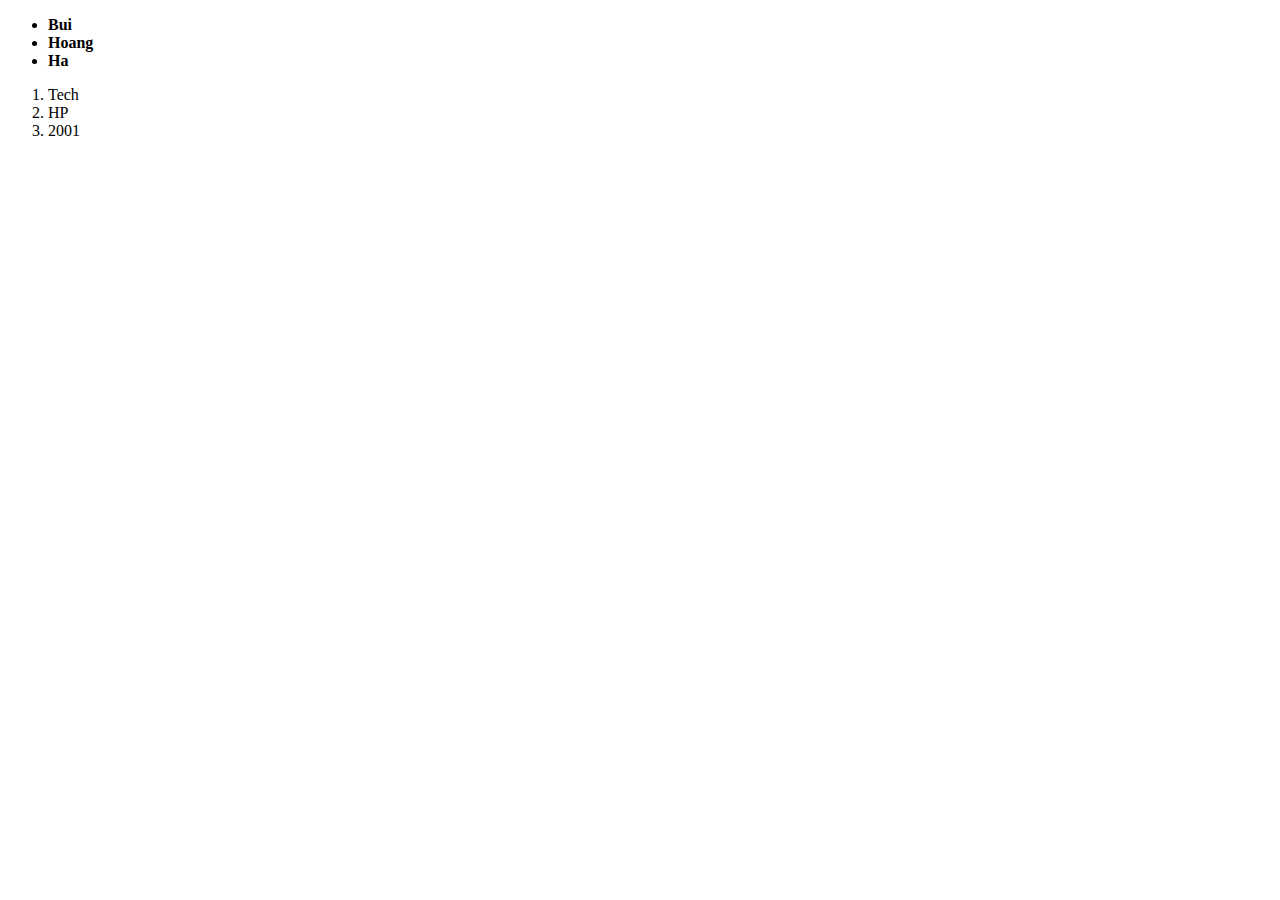
<file: SS6/ex5/index.html>
<!DOCTYPE html>
<html lang="en">
<head>
    <meta charset="UTF-8">
    <meta name="viewport" content="width=device-width, initial-scale=1.0">
    <title>Document</title>
    <link rel="stylesheet" href="style.css">
</head>
<body>
    <ul>
        <li>Bui</li>
        <li>Hoang</li>
        <li>Ha</li>
    </ul>
    <ol>
        <li>Tech</li>
        <li>HP</li>
        <li>2001</li>
    </ol>
</body>
</html>
</file>
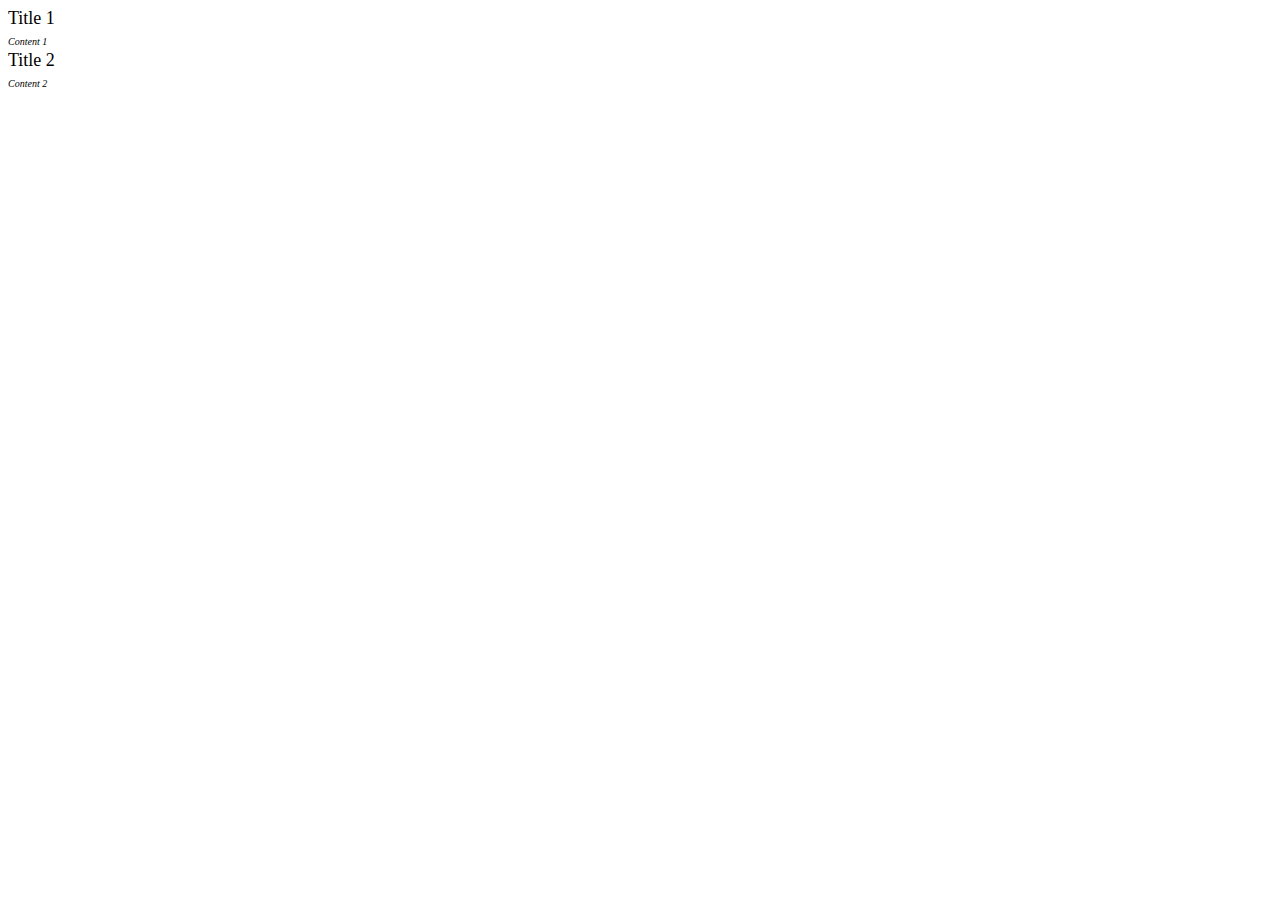
<file: SS6/ex6/index.html>
<!DOCTYPE html>
<html lang="en">
<head>
    <meta charset="UTF-8">
    <meta name="viewport" content="width=device-width, initial-scale=1.0">
    <title>Document</title>
    <link href="style.css" rel="stylesheet">
</head>
<body>
    <div class="item">
        <span>Title 1</span>
        <div>
        <span>Content 1</span>
        </div>
        </div>
         
        <div class="item">
        <span>Title 2</span>
        <div>
        <span>Content 2</span>
        </div>
        </div>
</body>
</html>
</file>
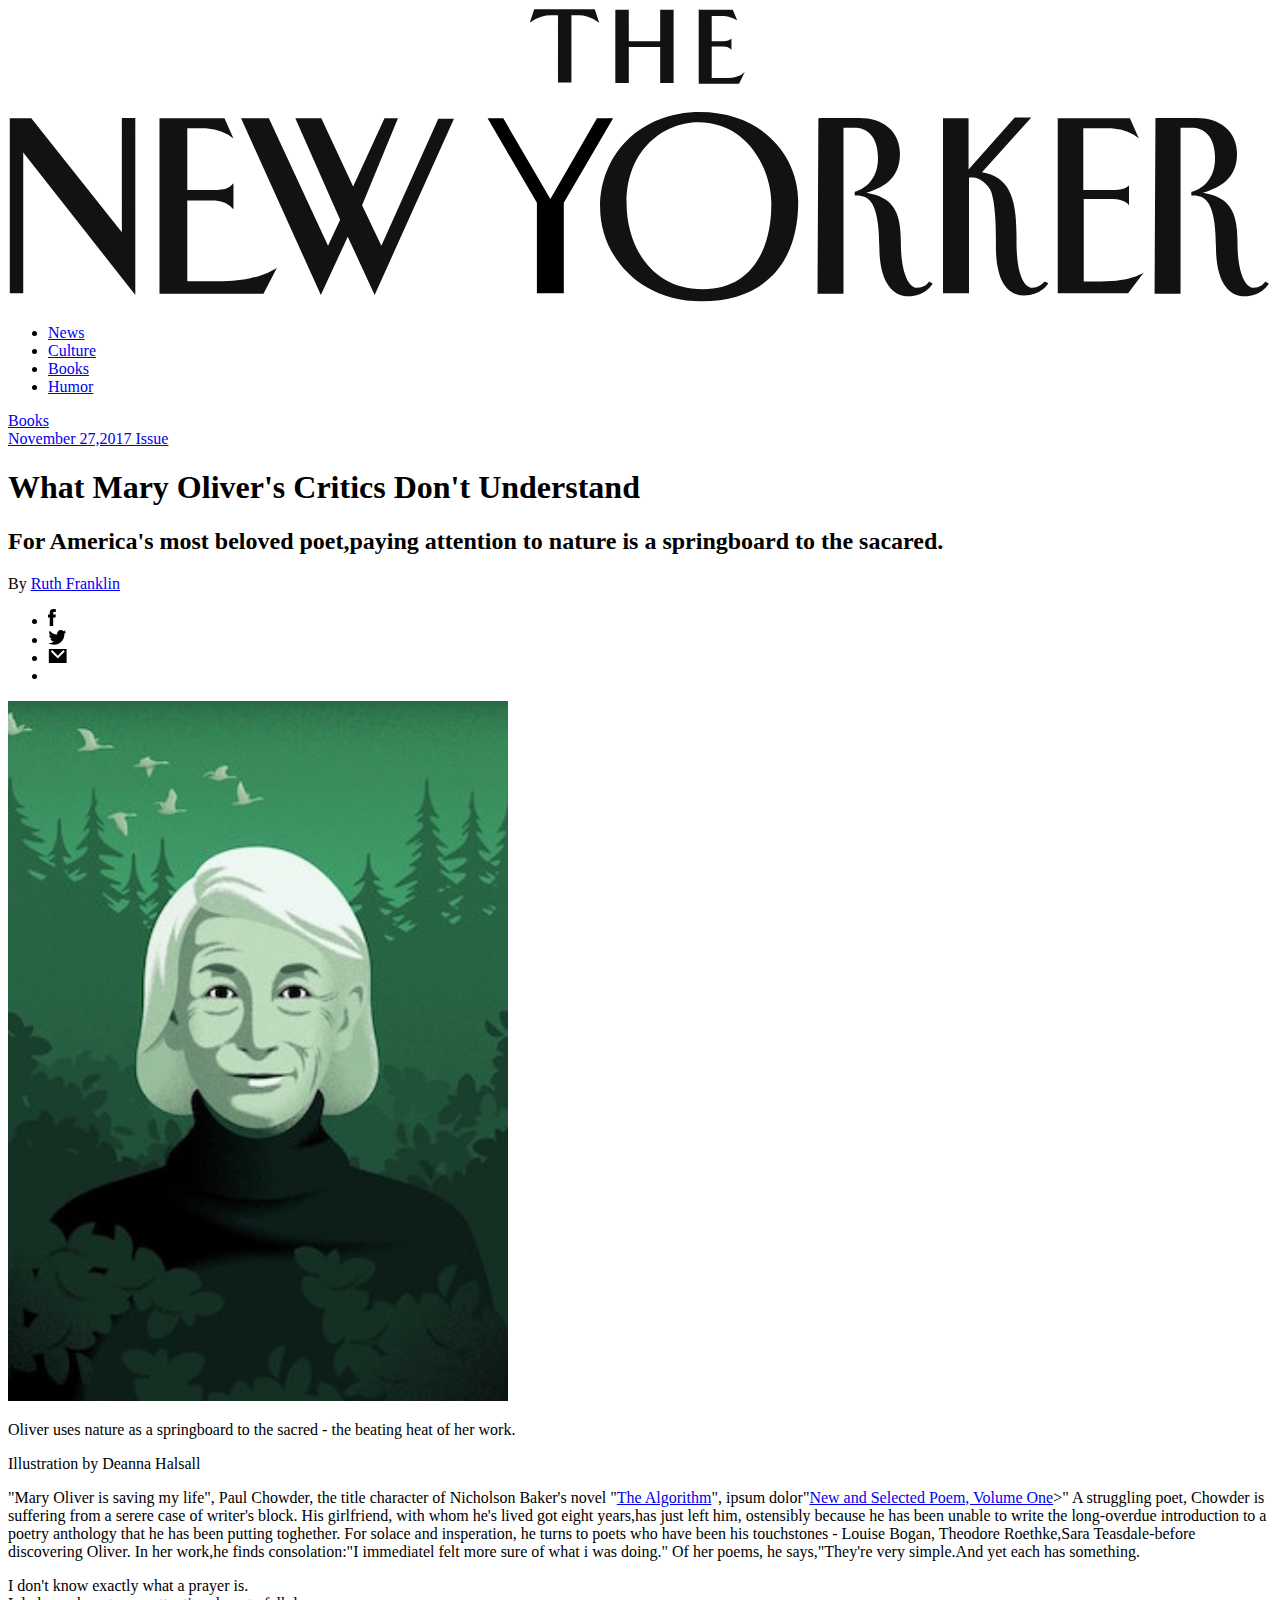
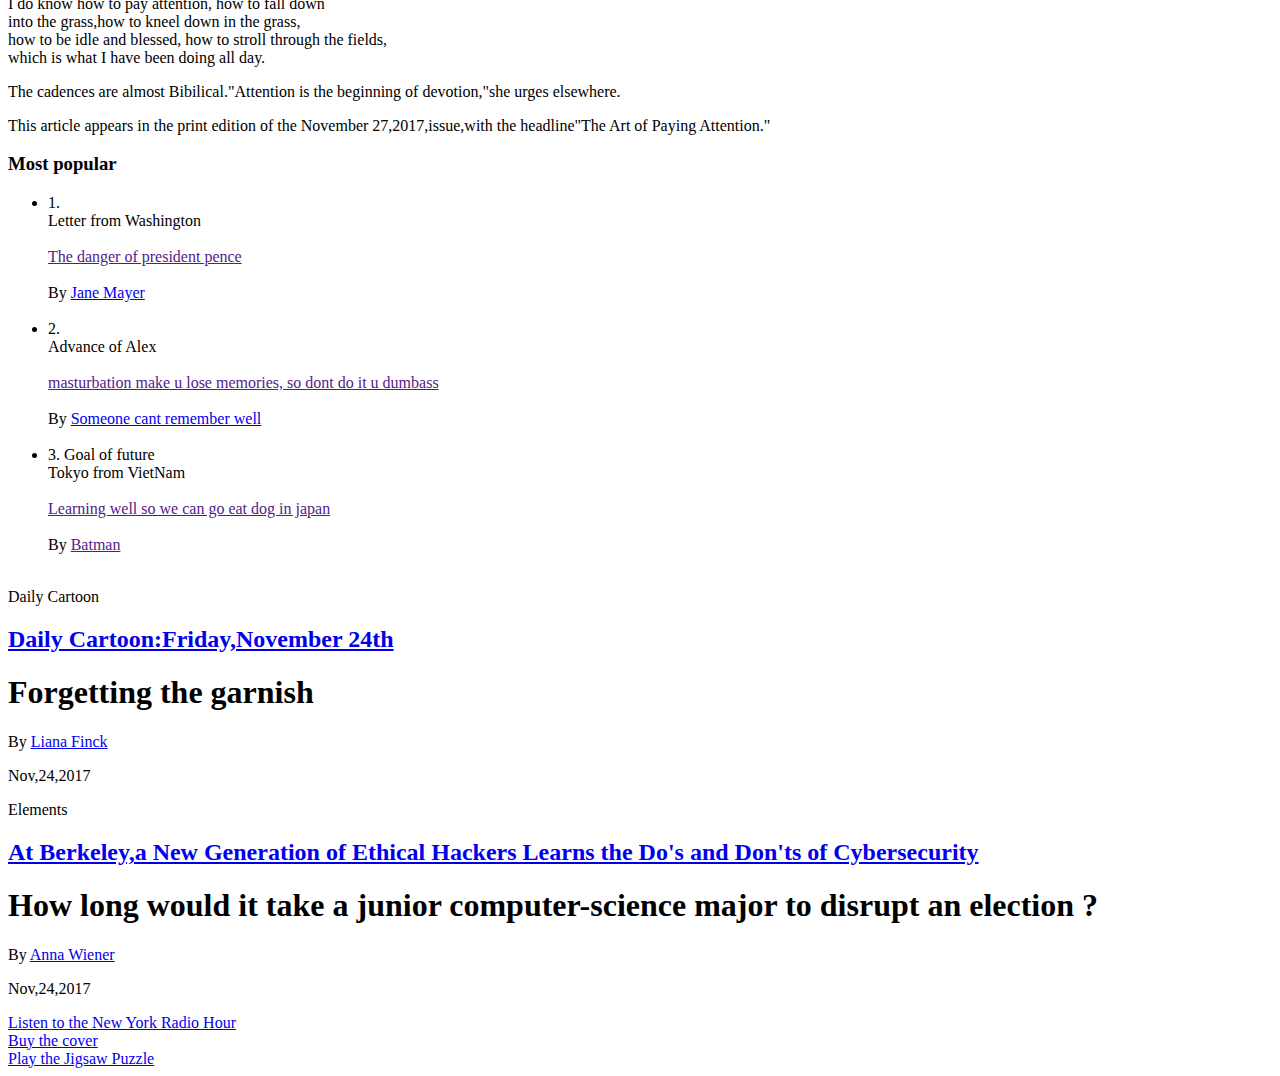
<file: SS6/ex7/index.html>
<!DOCTYPE html>
<html lang="en">
<head>
    <meta charset="UTF-8">
    <meta http-equiv="X-UA-Compatible" content="IE=edge">
    <meta name="viewport" content="width=device-width, initial-scale=1.0">
    <title>Ex6</title>
</head>
<body>
    <img src="./to-student/logo.svg">
    <ul>
        <li><a href="https://www.newyorker.com/news">News</a></li>
        <li><a href="https://www.newyorker.com/news">Culture</a></li>
        <li><a href="https://www.newyorker.com/news">Books</a></li>
        <li><a href="https://www.newyorker.com/news">Humor</a></li>
    </ul>
    <a href="http://">Books</a> <br />
    <a href="http://">November 27,2017 Issue</a>
    <h1>What Mary Oliver's Critics Don't Understand</h1>
    <h2>
      For America's most beloved poet,paying attention to nature is a
      springboard to the sacared.
    </h2>
    <p>By <a href="https://www.newyorker.com/news">Ruth Franklin</a></p>
    <ul>
        <li><img src="./to-student/facebook.svg" alt="" /></li>
        <li><img src="./to-student/twitter.svg" alt="" /></li>
        <li><img src="./to-student/email.svg" alt="" /></li>
        <li></li>
    </ul>
    <img src="./to-student/img.jpg" alt="old woman" width="500px" height="700px">
    <p>Oliver uses nature as a springboard to the sacred - the beating heat of her work.
    </p>
    <p>Illustration by Deanna Halsall</p>
    <p>
        "Mary Oliver is saving my life", Paul Chowder, the title character of
        Nicholson Baker's novel "<a href="https://www.amazon.com/dp/1416572457/?tag=thneyo0f-20">The Algorithm</a>", ipsum
        dolor"<a href="https://www.amazon.com/dp/0807068772/?tag=thneyo0f-20">New and Selected Poem, Volume One</a>>"
        A struggling poet, Chowder is suffering from a serere case of writer's block. His girlfriend,
        with whom he's lived got eight years,has just left him, ostensibly because he has been unable to write the long-overdue introduction to a poetry anthology that he has been putting toghether. For solace and insperation, he turns to poets who have
        been his touchstones - Louise Bogan, Theodore Roethke,Sara Teasdale-before discovering Oliver. In her work,he finds consolation:"I immediatel felt more sure of what i was doing." Of her poems, he says,"They're very simple.And yet each has something.
    </p>
    <p>I don't know exactly what a prayer is.<br>
        I do know how to pay attention, how to fall down<br>
        into the grass,how to kneel down in the grass,<br>
        how to be idle and blessed, how to stroll through the fields,<br>
        which is what I have been doing all day.</p>
    <p>The cadences are almost Bibilical."Attention is the beginning of devotion,"she urges elsewhere.</p>
    <p>This article appears in the print edition of the November 27,2017,issue,with the headline"The Art of Paying Attention."</p>
    <h3>Most popular</h3>
    <ul>
        <li>
          1. <br />
          Letter from Washington <br /><br />
          <a href="">The danger of president pence</a> <br /><br />
          By <a href=".com">Jane Mayer</a><br /><br />
        </li>
        <li>
          2. <br />
          Advance of Alex <br /><br />
          <a href=""
            >masturbation make u lose memories, so dont do it u dumbass</a
          >
          <br /><br />
          By <a href=".com">Someone cant remember well</a><br /><br />
        </li>
        <li>
          3. Goal of future <br />
          Tokyo from VietNam <br /><br />
          <a href=""> Learning well so we can go eat dog in japan</a>
          <br /><br />
          By <a href="">Batman</a><br /><br />
        </li>
    </ul>
    <p>Daily Cartoon</p>
    <h2><a href="http://">Daily Cartoon:Friday,November 24th</a></h2>
    <h1>Forgetting the garnish</h1>
    By <a href="http://">Liana Finck</a>
    <p>Nov,24,2017</p>
    <p>Elements</p>
    <h2>
      <a href="http://"
        >At Berkeley,a New Generation of Ethical Hackers Learns the Do's and
        Don'ts of Cybersecurity
      </a>
    </h2>
    <h1>
      How long would it take a junior computer-science major to disrupt an
      election ?
    </h1>
    By <a href="http://">Anna Wiener</a> <br />
    <p>Nov,24,2017</p>
    <a href="http://">Listen to the New York Radio Hour</a><br />
    <a href="http://">Buy the cover</a><br />
    <a href="http://">Play the Jigsaw Puzzle</a>
</body>
</html>
</file>
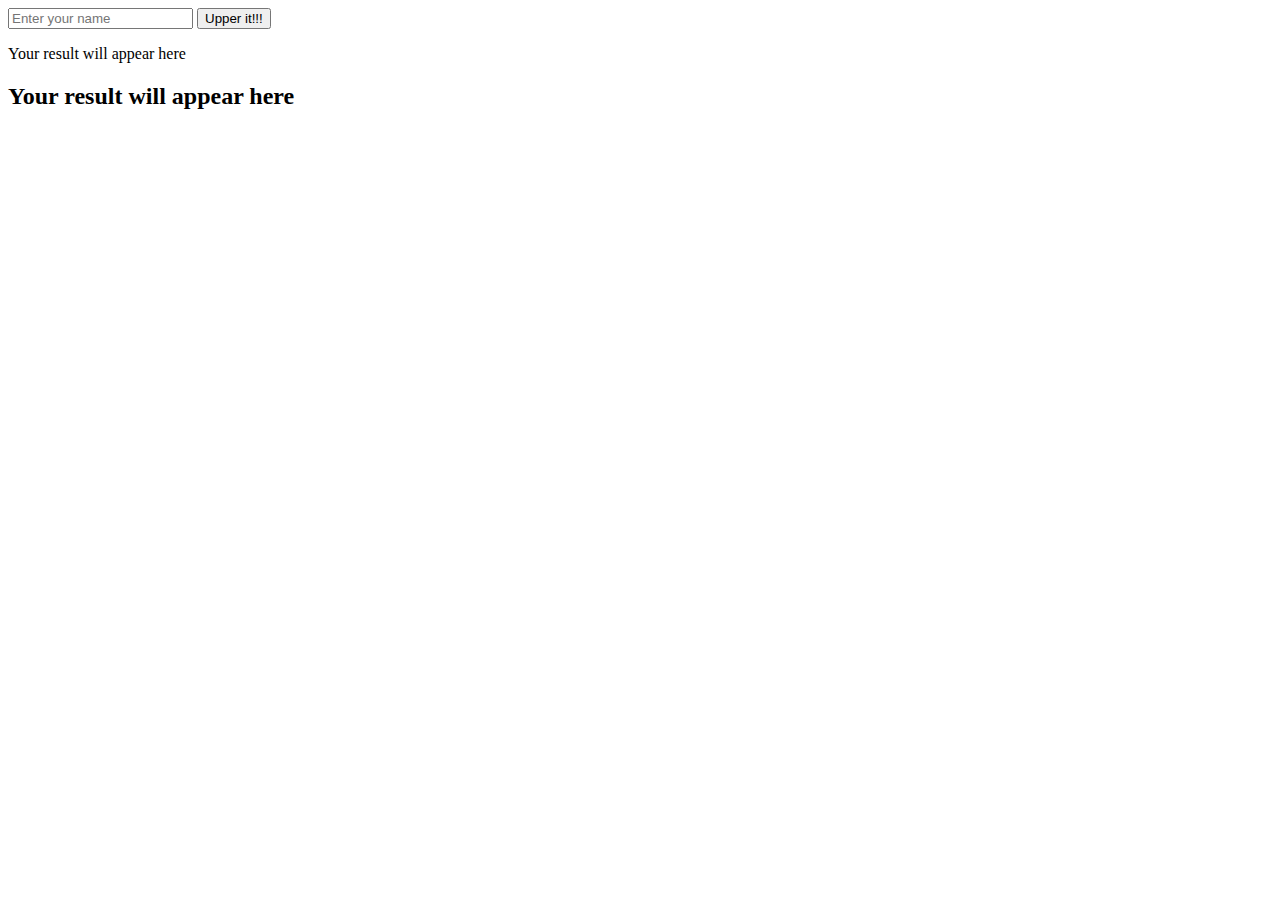
<file: SS8/ex3/index.html>
<!DOCTYPE html>
<html lang="en">
<head>
    <meta charset="UTF-8">
    <meta name="viewport" content="width=device-width, initial-scale=1.0">
    <title>Document</title>
</head>
<body>
    <input type="text" id="text1" placeholder="Enter your name">
    <button id="upper_btn">Upper it!!!</button>
    <p>Your result will appear here</p>
    <h2 id="result">Your result will appear here</h2>

    <script src="app.js"></script>
    
</body>
</html>
</file>
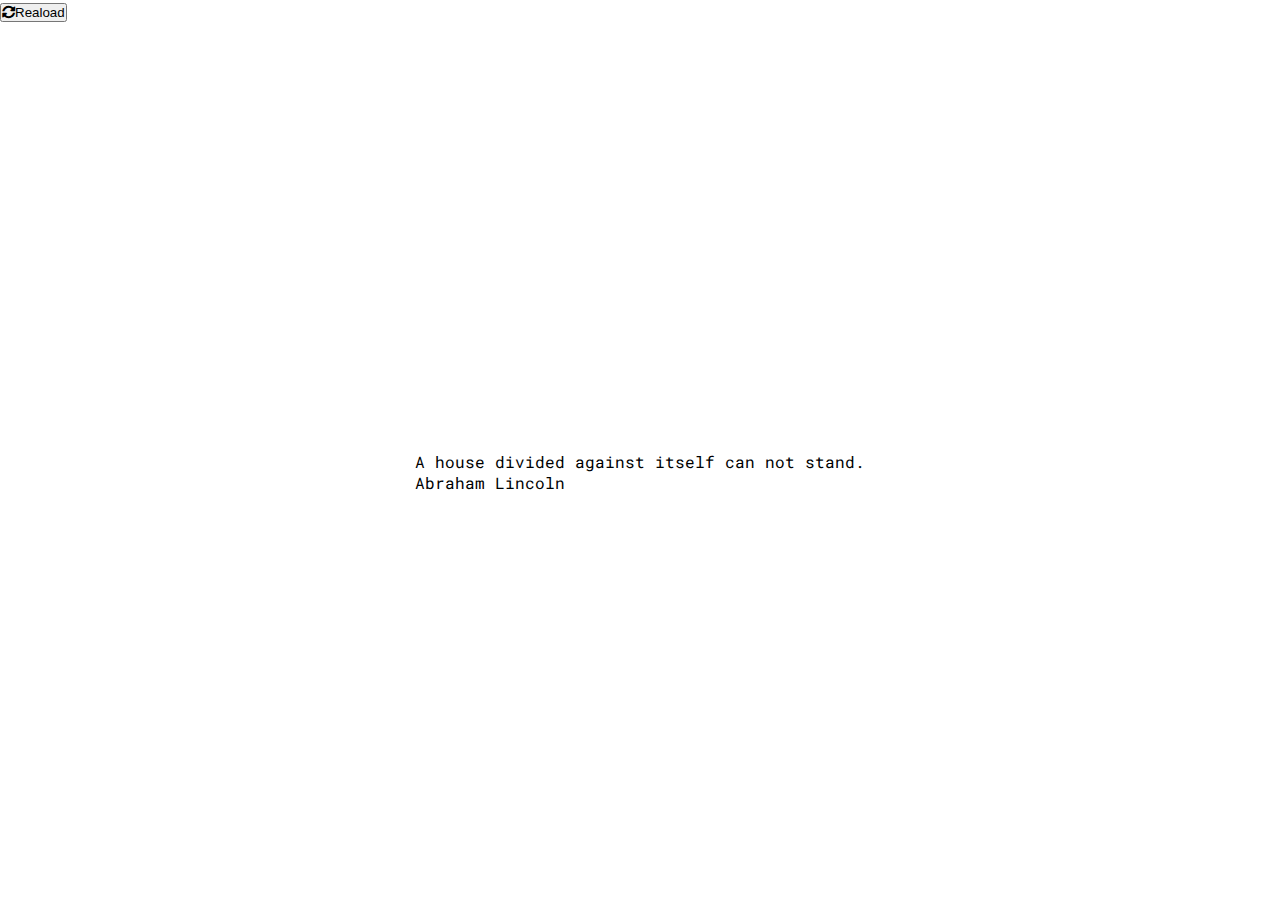
<file: SS9/ex3_random-quote/index.html>
<!DOCTYPE html>
<html lang="en">
<head>
    <meta charset="UTF-8">
    <meta name="viewport" content="width=device-width, initial-scale=1.0">
    <title>Document</title>
    <link rel ="stylesheet" href="style.css">
    <link rel="preconnect" href="https://fonts.gstatic.com">
    <link href="https://fonts.googleapis.com/css2?family=Roboto+Mono:ital,wght@0,300;1,300&family=Roboto:ital,wght@0,300;1,300&display=swap" rel="stylesheet">
    <!-- CSS only -->
    <link href="https://cdn.jsdelivr.net/npm/bootstrap@5.0.1/dist/css/bootstrap.min.css" rel="stylesheet" integrity="sha384-+0n0xVW2eSR5OomGNYDnhzAbDsOXxcvSN1TPprVMTNDbiYZCxYbOOl7+AMvyTG2x" crossorigin="anonymous">
    <link rel="stylesheet" href="https://cdnjs.cloudflare.com/ajax/libs/font-awesome/5.15.3/css/all.min.css" referrerpolicy="no-referrer" />
</head>
<body>
    <button id=reloadBtn class="btn btn-primary">
        <i class="fas fa-sync-alt"></i>Reaload
    </button>
    <div class="wrapper">
        <div class="quote-container">
            <div id="content" class="content"></div>
            <div id="author" class="author"></div>
        </div>
    </div>

    <script src="app.js"></script>
</body>
</html>
</file>
<file: SS6/ex5/style.css>
ul li{
    font-weight: bolder;
}
</file>
<file: SS6/ex6/style.css>
.item{
    font-size: 18px;
}

div.item span:last-child{
font-size: 10px;
font-style: italic;
}
</file>
<file: SS9/ex3_random-quote/style.css>
html, body{
    font-family: 'Roboto', sans-serif;
    font-family: 'Roboto Mono', monospace;
}
*{
    margin: 0;
    padding: 0;
}
.wrapper{
    height: 100vh;
    flex-direction: column;
    display: flex;
    align-items: center;
    justify-content: center;
}
</file>
